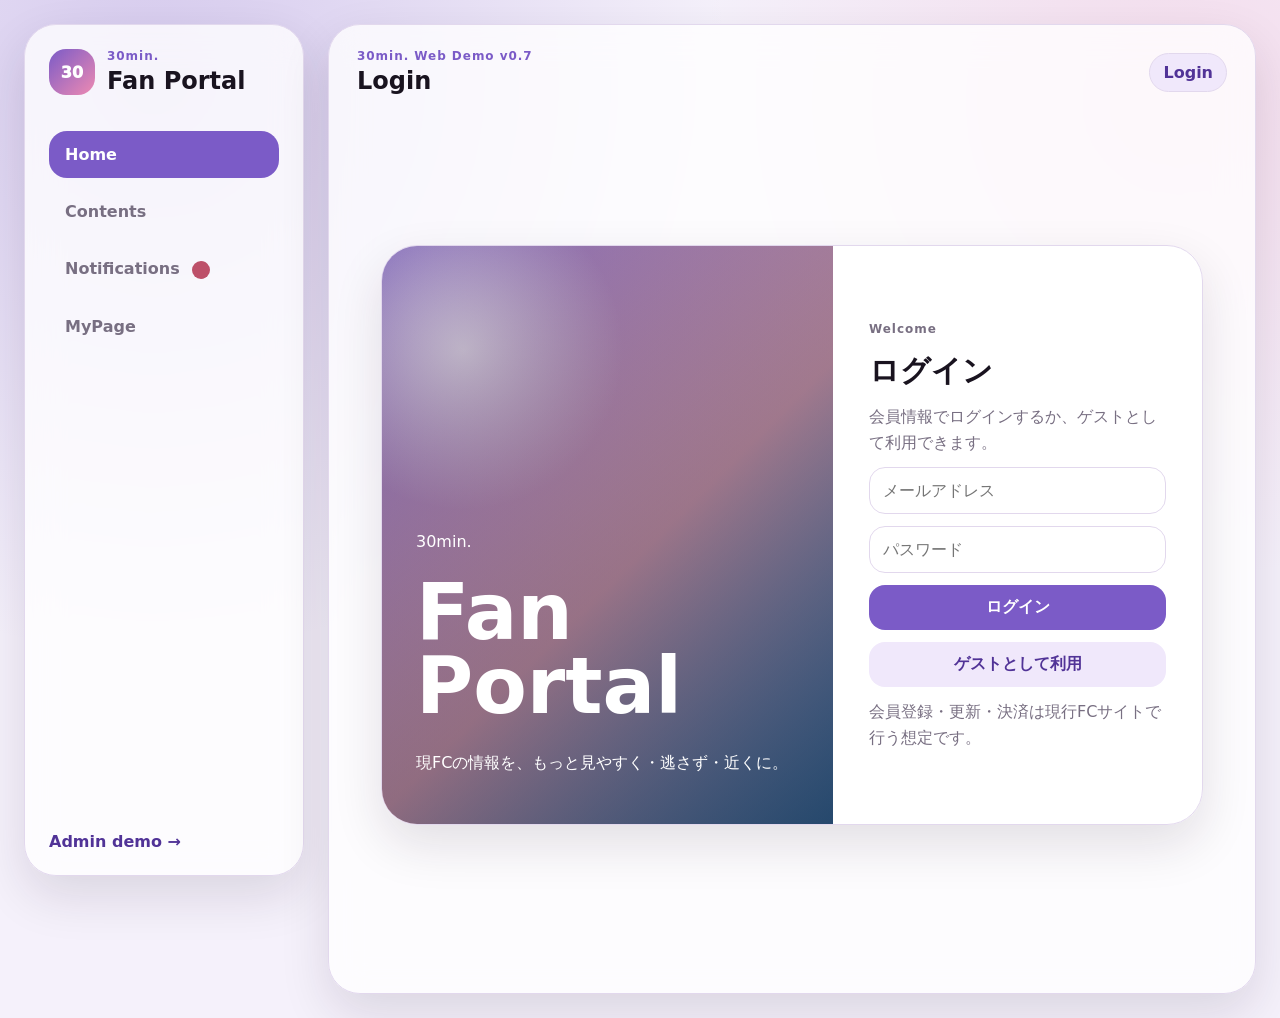
<file: index.html>
<!doctype html>
<html lang="ja">
<head>
  <meta charset="utf-8">
  <meta name="viewport" content="width=device-width, initial-scale=1, viewport-fit=cover">
  <title>30min. Web Demo v0.7</title>
  <link rel="stylesheet" href="./css/style.css">
</head>
<body>
  <div class="site-shell">
    <aside class="sidebar">
      <div class="brand"><div class="brand-mark">30</div><div><p>30min.</p><h1>Fan Portal</h1></div></div>
      <nav class="desktop-nav" aria-label="Desktop navigation">
        <button class="nav-item active" data-tab="home">Home</button>
        <div class="nav-menu-wrap"><button class="nav-item" id="desktopContentsBtn" type="button">Contents</button><div class="contents-popover hidden" id="desktopContentsMenu"><button data-content-category="Blog">Blog</button><button data-content-category="Photo">Photo</button><button data-content-category="Movie">Movie</button><button data-content-category="Goods">Goods</button></div></div>
        <button class="nav-item" data-tab="notifications">Notifications <span class="badge-dot hidden" id="desktopBadge"></span></button>
        <button class="nav-item" data-tab="mypage">MyPage</button>
      </nav>
      <a class="admin-link" href="./admin.html">Admin demo →</a>
    </aside>
    <main class="main-panel">
      <header class="topbar"><div><p class="eyebrow">30min. Web Demo v0.7</p><h2 id="pageTitle">Home</h2></div><div class="topbar-actions"><div class="demo-switcher"><button id="demoSwitcherBtn" class="status-pill" type="button">Guest</button><div id="demoSwitcherMenu" class="demo-menu hidden"><button data-status="guest">Guest</button><button data-status="member">Member</button><button data-status="expired">Expired</button><button data-status="logout">Loginへ戻る</button></div></div></div></header>
      <section id="app" class="content-area"></section>
    </main>
    <nav class="mobile-tabbar" aria-label="Mobile navigation"><button class="mobile-tab active" data-tab="home">Home</button><div class="mobile-content-wrap"><button class="mobile-tab" id="mobileContentsBtn" type="button">Contents</button><div class="mobile-content-menu hidden" id="mobileContentsMenu"><button data-content-category="Blog">Blog</button><button data-content-category="Photo">Photo</button><button data-content-category="Movie">Movie</button><button data-content-category="Goods">Goods</button></div></div><button class="mobile-tab" data-tab="notifications">Notify <span class="badge-dot hidden" id="mobileBadge"></span></button><button class="mobile-tab" data-tab="mypage">MyPage</button></nav>
  </div>
  <script src="./data/dummy-data.js"></script><script src="./js/app.js"></script>
</body>
</html>
</file>
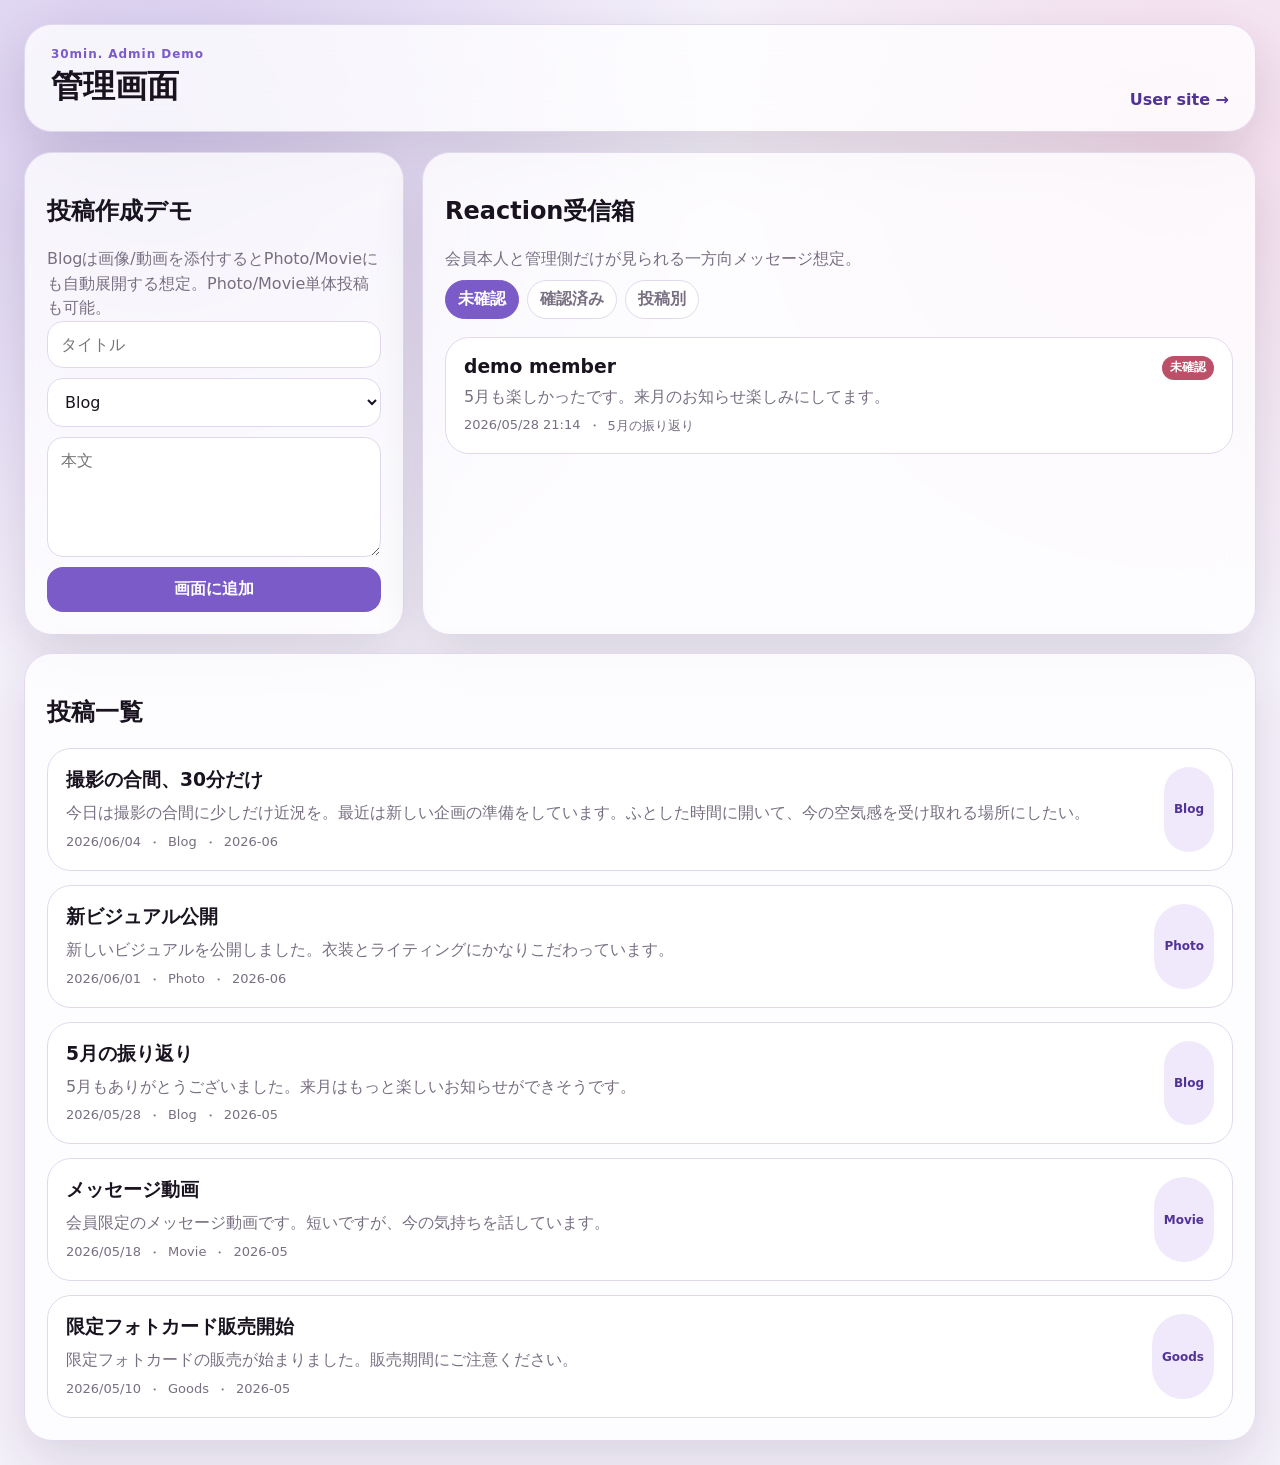
<file: admin.html>
<!doctype html><html lang="ja"><head><meta charset="utf-8"><meta name="viewport" content="width=device-width, initial-scale=1, viewport-fit=cover"><title>30min. Admin Demo v0.7</title><link rel="stylesheet" href="./css/style.css"></head><body><div class="admin-shell"><header class="admin-header"><div><p class="eyebrow">30min. Admin Demo</p><h1>管理画面</h1></div><a class="admin-link" href="./index.html">User site →</a></header><main class="admin-grid"><section class="panel"><h2>投稿作成デモ</h2><p class="muted">Blogは画像/動画を添付するとPhoto/Movieにも自動展開する想定。Photo/Movie単体投稿も可能。</p><div class="form-grid"><input id="contentTitle" placeholder="タイトル"><select id="contentCategory"><option>Blog</option><option>Photo</option><option>Movie</option><option>Goods</option></select><textarea id="contentBody" placeholder="本文"></textarea><button class="primary-btn" id="addContentBtn">画面に追加</button></div></section><section class="panel"><h2>Reaction受信箱</h2><p class="muted">会員本人と管理側だけが見られる一方向メッセージ想定。</p><div class="chip-row"><span class="chip active">未確認</span><span class="chip">確認済み</span><span class="chip">投稿別</span></div><div class="list" id="reactionInbox"></div></section><section class="panel wide"><h2>投稿一覧</h2><div class="list" id="adminContents"></div></section></main></div><script src="./data/dummy-data.js"></script><script src="./js/admin.js"></script></body></html>
</file>
<file: css/style.css>
:root{--bg:#f5f1fb;--surface:#fff;--surface-alpha:rgba(255,255,255,.78);--soft:#f0e8fb;--text:#19131f;--muted:#786f82;--line:#e2d8ed;--accent:#7b5bc7;--accent2:#ee8ab2;--accent3:#47b5ff;--accent-strong:#513397;--danger:#bd5069;--ok:#3f8a68;--shadow:0 20px 50px rgba(31,20,45,.12)}@media(prefers-color-scheme:dark){:root{--bg:#130f18;--surface:#211a29;--surface-alpha:rgba(33,26,41,.82);--soft:#2c2436;--text:#f5edf9;--muted:#b9afc2;--line:#3d3349;--accent:#b99af2;--accent2:#ff9dc2;--accent3:#7ed0ff;--accent-strong:#d8c8ff;--shadow:0 20px 50px rgba(0,0,0,.32)}}*{box-sizing:border-box}html,body{margin:0;min-height:100%}body{min-height:100dvh;background:radial-gradient(circle at 12% 8%,rgba(123,91,199,.26),transparent 36rem),radial-gradient(circle at 92% 10%,rgba(238,138,178,.20),transparent 30rem),var(--bg);color:var(--text);font-family:system-ui,-apple-system,BlinkMacSystemFont,"Segoe UI",sans-serif}button,input,textarea,select{font:inherit}button{cursor:pointer}a{color:inherit}.site-shell{min-height:100dvh;display:grid;grid-template-columns:280px 1fr;gap:24px;padding:24px}.sidebar,.main-panel,.panel,.admin-header{background:var(--surface-alpha);border:1px solid var(--line);box-shadow:var(--shadow);backdrop-filter:blur(18px)}.sidebar{border-radius:32px;padding:24px;display:flex;flex-direction:column;position:sticky;top:24px;height:calc(100dvh - 48px)}.brand{display:flex;gap:12px;align-items:center}.brand-mark{width:46px;height:46px;border-radius:17px;background:linear-gradient(135deg,var(--accent),var(--accent2));color:#fff;display:grid;place-items:center;font-weight:1000}.brand p,.eyebrow{margin:0 0 4px;color:var(--accent);letter-spacing:.08em;font-size:12px;font-weight:900}.brand h1,.topbar h2,.admin-header h1{margin:0}.desktop-nav{display:grid;gap:10px;margin-top:36px}.nav-menu-wrap,.mobile-content-wrap,.demo-switcher{position:relative}.nav-item{width:100%;border:0;border-radius:18px;padding:14px 16px;background:transparent;color:var(--muted);text-align:left;font-weight:900}.nav-item.active{background:var(--accent);color:#fff}.contents-popover,.demo-menu,.mobile-content-menu{position:absolute;background:var(--surface);border:1px solid var(--line);box-shadow:var(--shadow);border-radius:20px;padding:8px;z-index:100}.contents-popover{left:18px;top:52px;width:190px}.demo-menu{right:0;top:46px;width:150px}.contents-popover button,.demo-menu button,.mobile-content-menu button{width:100%;border:0;border-radius:13px;padding:10px 12px;background:transparent;color:var(--text);font-weight:800;text-align:left}.contents-popover button:hover,.demo-menu button:hover,.mobile-content-menu button:hover{background:var(--soft)}.admin-link{margin-top:auto;color:var(--accent-strong);font-weight:900;text-decoration:none}.main-panel{border-radius:32px;overflow:hidden;min-width:0}.topbar{padding:24px 28px 14px;display:flex;align-items:center;justify-content:space-between;gap:16px}.content-area{padding:8px 28px 40px}.status-pill,.chip,.badge,.small-pill{display:inline-flex;align-items:center;justify-content:center;border-radius:999px;font-weight:900}.status-pill{border:1px solid var(--line);padding:9px 13px;background:var(--soft);color:var(--accent-strong)}.login-screen{min-height:calc(100dvh - 64px);display:grid;place-items:center;padding:24px}.login-card{width:min(100%,940px);display:grid;grid-template-columns:1.1fr .9fr;min-height:580px;overflow:hidden;border-radius:36px;border:1px solid var(--line);background:var(--surface-alpha);box-shadow:var(--shadow);backdrop-filter:blur(18px)}.login-visual{padding:34px;display:flex;flex-direction:column;justify-content:flex-end;background:linear-gradient(145deg,rgba(20,14,30,.10),rgba(20,14,30,.65)),radial-gradient(circle at 18% 18%,rgba(255,255,255,.70),transparent 10rem),linear-gradient(135deg,#8d72cb,#f4b8cf 55%,#47b5ff);color:white}.login-visual h1{font-size:clamp(42px,7vw,78px);line-height:.95;margin:8px 0 14px}.login-form{padding:36px;display:grid;align-content:center;gap:12px}.login-form h2{margin:0;font-size:30px}.login-form p{margin:0;color:var(--muted);line-height:1.6}.hero{min-height:330px;border-radius:32px;padding:30px;display:flex;flex-direction:column;justify-content:flex-end;position:relative;overflow:hidden;color:white;background:linear-gradient(145deg,rgba(20,14,30,.05),rgba(20,14,30,.66)),radial-gradient(circle at 20% 18%,rgba(255,255,255,.66),transparent 12rem),linear-gradient(135deg,#8d72cb,#f4b8cf 55%,#47b5ff)}.hero:before{content:"";position:absolute;inset:-24px;background:linear-gradient(90deg,transparent 0 18%,rgba(255,255,255,.16) 18% 19%,transparent 19% 36%,rgba(255,255,255,.12) 36% 37%,transparent 37% 100%),radial-gradient(circle at 75% 28%,rgba(255,255,255,.25),transparent 5rem);transform:rotate(-8deg)}.hero>*{position:relative;z-index:1}.hero h2{font-size:clamp(34px,5vw,62px);margin:8px 0}.hero p{margin:0;opacity:.94}.section-title{margin:28px 2px 12px;color:var(--muted);font-size:15px;font-weight:900}.card-grid,.list{display:grid;gap:14px}.home-grid{grid-template-columns:repeat(3,minmax(0,1fr))}.dashboard-grid{grid-template-columns:repeat(5,minmax(0,1fr))}.card{background:var(--surface);border:1px solid var(--line);border-radius:24px;padding:18px;overflow:hidden}.card.clickable:active{transform:scale(.99)}.card-row{display:flex;justify-content:space-between;gap:12px}.card h3{margin:0 0 8px}.card p,.muted{margin:0;color:var(--muted);line-height:1.55}.media-card{padding:0}.thumb{min-height:150px;background:radial-gradient(circle at 70% 25%,rgba(255,255,255,.6),transparent 7rem),linear-gradient(135deg,var(--accent),var(--accent2))}.thumb.movie{display:grid;place-items:center;background:radial-gradient(circle at 70% 25%,rgba(255,255,255,.34),transparent 7rem),linear-gradient(135deg,#20223c,#7145bf 55%,#de75b3)}.play-icon{width:64px;height:64px;border-radius:50%;display:grid;place-items:center;background:rgba(255,255,255,.22);border:1px solid rgba(255,255,255,.45);color:white;font-size:28px}.media-card-body{padding:16px}.photo-grid{display:grid;grid-template-columns:repeat(3,1fr);gap:14px}.photo-tile{aspect-ratio:1/1;border-radius:24px;overflow:hidden;border:1px solid var(--line);background:radial-gradient(circle at 20% 20%,rgba(255,255,255,.7),transparent 6rem),linear-gradient(135deg,#8868d6,#ff97bd);position:relative}.photo-tile span{position:absolute;left:12px;bottom:12px;background:rgba(0,0,0,.35);color:white;border-radius:999px;padding:6px 10px;font-weight:900;font-size:12px}.badge{background:var(--accent);color:white;min-width:26px;height:24px;padding:0 8px;font-size:12px}.badge.danger{background:var(--danger)}.badge.ok{background:var(--ok)}.badge-dot{display:inline-block;min-width:18px;height:18px;border-radius:999px;background:var(--danger);margin-left:7px;vertical-align:middle}.chip-row{display:flex;flex-wrap:wrap;gap:8px;margin:8px 0 18px}.chip{border:1px solid var(--line);background:var(--surface);color:var(--muted);padding:8px 12px}.chip.active{background:var(--accent);color:#fff;border-color:var(--accent)}.meta{display:flex;gap:7px;flex-wrap:wrap;color:var(--muted);font-size:13px;margin-top:8px}.detail-layout{display:grid;grid-template-columns:1fr 340px;gap:18px;align-items:start}.detail-media{height:260px;border-radius:28px;background:radial-gradient(circle at 70% 20%,rgba(255,255,255,.65),transparent 8rem),linear-gradient(135deg,#7756b0,#f2a9c3);margin:16px 0}.back-btn,.primary-btn,.ghost-btn{border:0;border-radius:16px;padding:12px 15px;font-weight:900}.back-btn,.ghost-btn{background:var(--soft);color:var(--accent-strong)}.primary-btn{background:var(--accent);color:white}textarea,input,select{width:100%;border:1px solid var(--line);border-radius:16px;padding:13px;background:var(--surface);color:var(--text)}textarea{min-height:120px;resize:vertical}.reaction-box,.form-grid{display:grid;gap:10px}.thanks{border-radius:22px;padding:18px;background:radial-gradient(circle at 20% 10%,rgba(255,255,255,.7),transparent 5rem),linear-gradient(135deg,rgba(63,138,104,.18),rgba(123,91,199,.14));color:var(--ok);font-weight:1000;text-align:center;animation:thanksPop .28s ease-out}@keyframes thanksPop{from{transform:scale(.96);opacity:0}to{transform:scale(1);opacity:1}}.member-card{min-height:210px;color:white;background:linear-gradient(145deg,rgba(20,14,30,.10),rgba(20,14,30,.52)),linear-gradient(135deg,#7b5bc7,#ee8ab2);border:0}.member-card .muted{color:rgba(255,255,255,.78)}.member-number{font-size:clamp(34px,4vw,56px);margin:8px 0 0;font-weight:1000;letter-spacing:.05em}.stamp-row{display:flex;gap:8px;flex-wrap:wrap}.stamp{width:48px;height:48px;border-radius:50%;display:grid;place-items:center;border:1px solid var(--line);background:var(--soft);color:var(--accent-strong);font-weight:1000}.stamp.filled{color:white;background:linear-gradient(135deg,var(--accent),var(--accent2));border:0}.hidden{display:none!important}.mobile-tabbar{display:none}.admin-shell{min-height:100dvh;padding:24px}.admin-header{border-radius:28px;padding:22px 26px;display:flex;justify-content:space-between;gap:16px;align-items:center}.admin-grid{margin-top:20px;display:grid;grid-template-columns:380px 1fr;gap:18px}.panel{border-radius:28px;padding:22px}.panel.wide{grid-column:1/-1}.small-pill{background:var(--soft);color:var(--accent-strong);padding:6px 10px;font-size:12px}@media(max-width:1040px){.dashboard-grid{grid-template-columns:repeat(2,minmax(0,1fr))}}@media(max-width:820px){.site-shell{display:block;padding:0;min-height:100dvh}.sidebar{display:none}.main-panel{min-height:100dvh;border-radius:0;border:0;box-shadow:none;background:transparent}.topbar{padding:18px 18px 8px}.content-area{padding:8px 18px 104px}.hero{min-height:250px;padding:22px}.home-grid,.dashboard-grid{grid-template-columns:1fr}.detail-layout{grid-template-columns:1fr}.photo-grid{grid-template-columns:repeat(2,1fr)}.login-screen{padding:0}.login-card{min-height:100dvh;border-radius:0;border:0;grid-template-columns:1fr}.login-visual{min-height:42dvh}.login-form{padding:24px}.mobile-tabbar{position:fixed;display:grid;grid-template-columns:repeat(4,1fr);left:10px;right:10px;bottom:max(10px,env(safe-area-inset-bottom));gap:6px;padding:9px;background:var(--surface-alpha);border:1px solid var(--line);border-radius:24px;backdrop-filter:blur(18px);z-index:20}.mobile-tab{position:relative;border:0;border-radius:17px;min-height:54px;background:transparent;color:var(--muted);font-size:11px;font-weight:900}.mobile-tab.active{background:var(--accent);color:white}.mobile-content-menu{bottom:68px;left:-86px;width:190px}.admin-shell{padding:14px}.admin-header{border-radius:22px}.admin-grid{grid-template-columns:1fr}}
</file>
